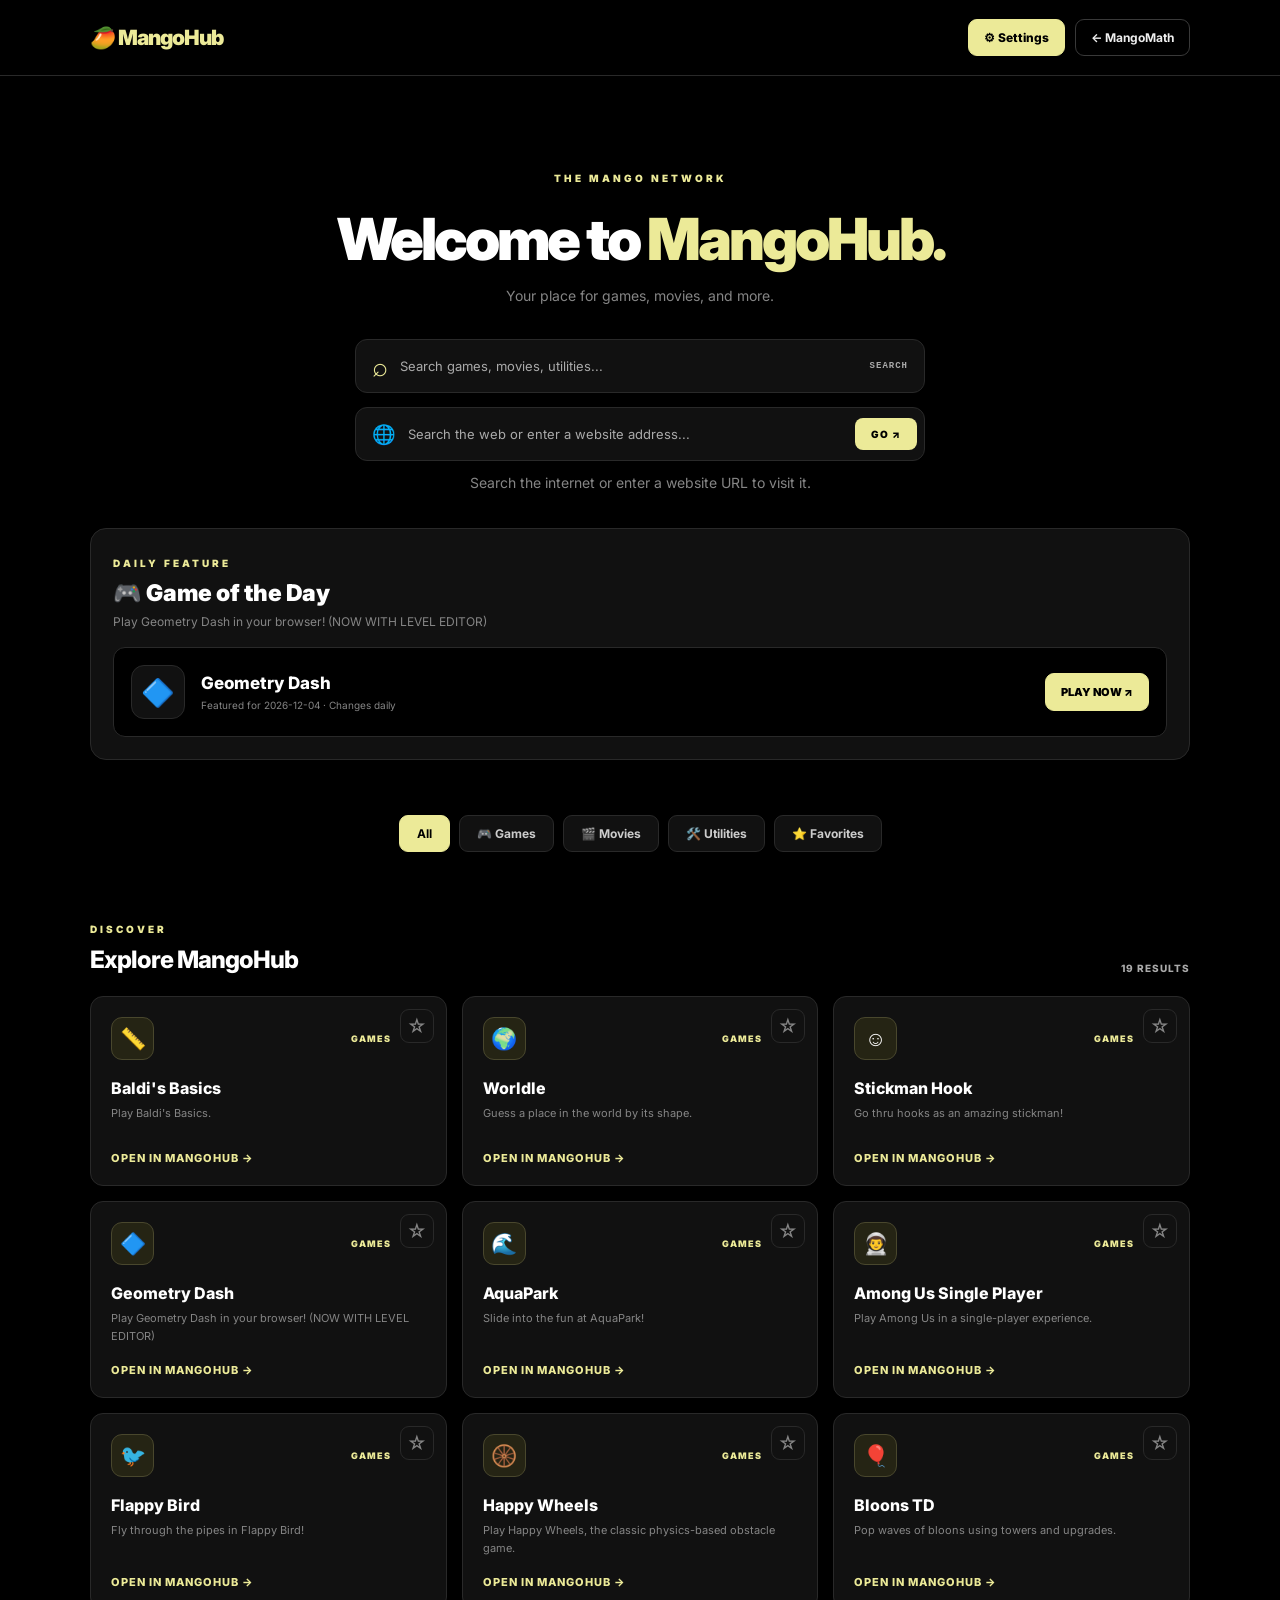
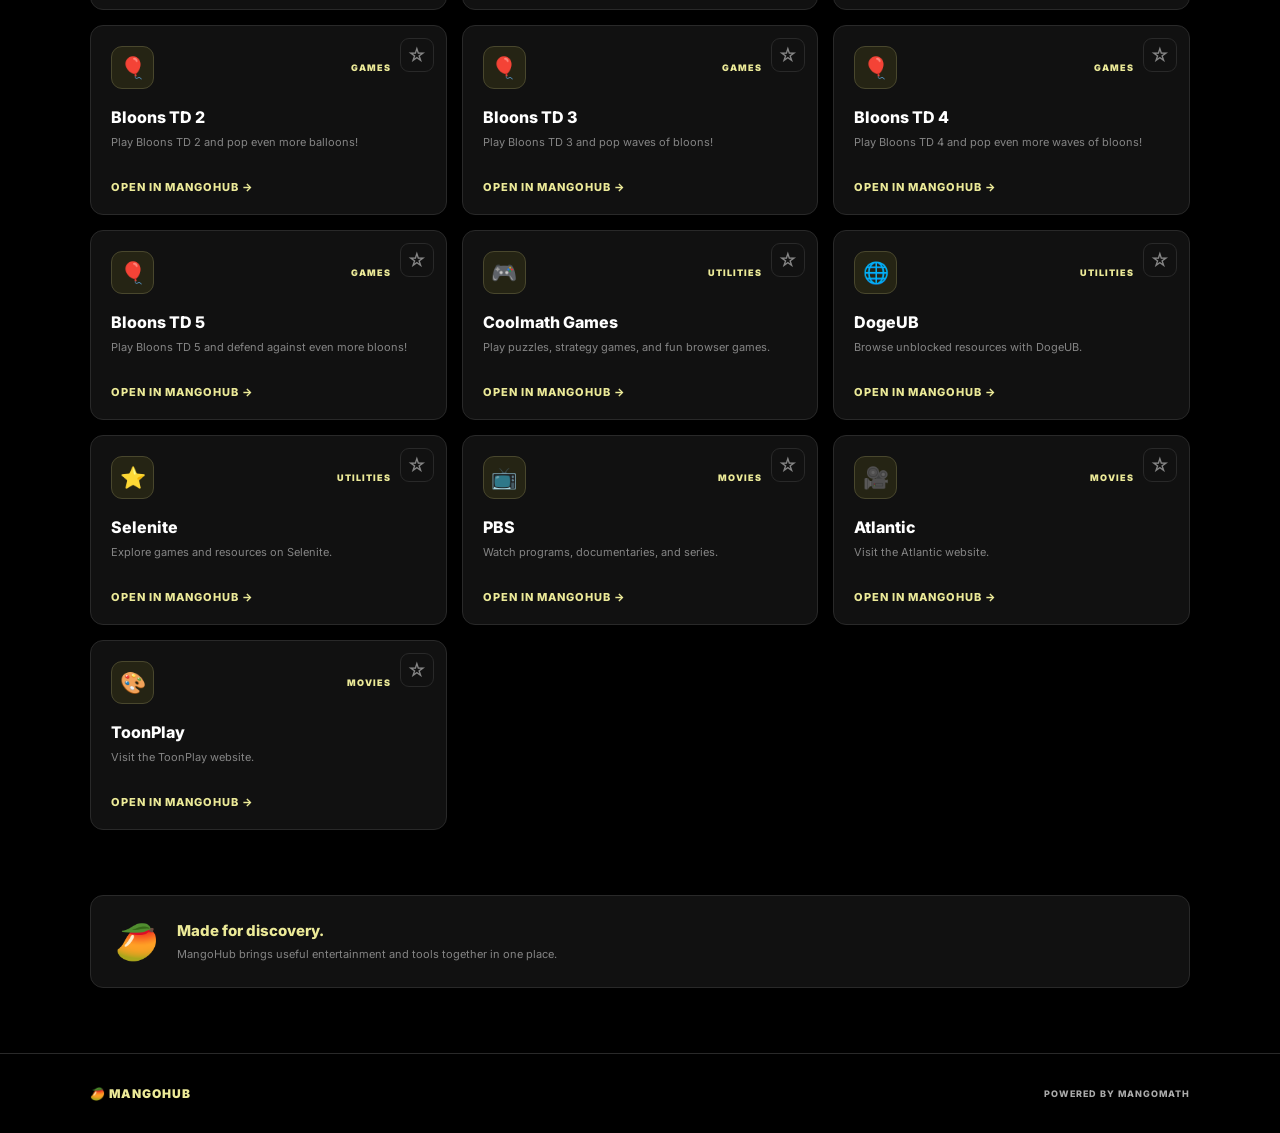
<file: mangohub.html>
<!DOCTYPE html>
<html lang="en">
<head>
  <meta charset="UTF-8">
  <meta name="viewport" content="width=device-width, initial-scale=1.0">
  <title>MangoHub</title>
  <link rel="icon" type="image/png" href="mangohub-favicon.png">
  <link rel="stylesheet" href="hub.css">
  <script src="hub.js" defer></script>
  <script src="hub-features.js" defer></script>
</head>
<body>

  <header class="hub-navbar">
    <a href="index.html" class="hub-logo">🥭 MangoHub</a>

    <div class="navbar-actions">
      <button id="settings-button" class="settings-button" type="button">
        ⚙ Settings
      </button>

      <a href="index.html" class="home-button">← MangoMath</a>
    </div>
  </header>

  <main class="hub-main">

    <!-- HOMEPAGE -->

    <section class="hub-hero" id="hub-hero">
      <span class="hub-eyebrow">THE MANGO NETWORK</span>
      <h1>Welcome to <span>MangoHub.</span></h1>
      <p>Your place for games, movies, and more.</p>

      <!-- LIBRARY SEARCH -->

      <div class="hub-search">
        <span>⌕</span>
        <input
          type="search"
          id="hub-search"
          placeholder="Search games, movies, utilities..."
          autocomplete="off"
        >
        <kbd>SEARCH</kbd>
      </div>

      <!-- NEW WEB SEARCH -->

      <form class="web-search" id="web-search-form">
        <span class="web-search-icon">🌐</span>

        <input
          type="text"
          id="web-search-input"
          placeholder="Search the web or enter a website address..."
          autocomplete="off"
          spellcheck="false"
          aria-label="Search the web or enter a website address"
        >

        <button type="submit">GO ↗</button>
      </form>

      <p class="web-search-hint">
        Search the internet or enter a website URL to visit it.
      </p>
    </section>


    <!-- GAME OF THE DAY -->
    <section class="game-of-day" id="game-of-day">
      <div class="game-of-day-copy">
        <span class="section-eyebrow">DAILY FEATURE</span>
        <h2>🎮 Game of the Day</h2>
        <p id="game-of-day-description">A new game to discover every day.</p>
      </div>
      <div class="game-of-day-feature">
        <div class="game-of-day-icon" id="game-of-day-icon">🎮</div>
        <div class="game-of-day-details">
          <h3 id="game-of-day-name">Loading today's game...</h3>
          <span id="game-of-day-date"></span>
        </div>
        <button type="button" id="game-of-day-play">PLAY NOW ↗</button>
      </div>
    </section>

    <!-- BUILT-IN PLAYER -->

    <section id="player-section" class="player-section" hidden>
      <div class="player-heading">
        <div>
          <span class="section-eyebrow">NOW PLAYING</span>
          <h2 id="player-title">Loading...</h2>
        </div>

        <button id="back-to-library" class="player-back-button" type="button">
          ← Back to Library
        </button>
      </div>

      <div class="player-toolbar">
        <span id="player-description">Loading content...</span>

        <div class="player-toolbar-actions">
          <button id="fullscreen-button" type="button">
            ⛶ Fullscreen
          </button>

          <a id="open-external" class="player-external-button"
             href="#" target="_blank" rel="noopener noreferrer">
            Open in New Tab ↗
          </a>
        </div>
      </div>

      <div class="player-frame-wrap">
        <iframe
          id="hub-player"
          title="MangoHub Player"
          allow="fullscreen; autoplay; gamepad"
          allowfullscreen
          referrerpolicy="strict-origin-when-cross-origin"
        ></iframe>
      </div>

      <p class="player-notice">
        Some websites prevent their content from being embedded.
        Use "Open in New Tab" if the player does not load.
      </p>
    </section>

    <!-- CATEGORIES -->

    <nav class="category-nav" id="category-nav" aria-label="Content categories">
      <button class="category-button active" data-category="all">All</button>
      <button class="category-button" data-category="games">🎮 Games</button>
      <button class="category-button" data-category="movies">🎬 Movies</button>
      <button class="category-button" data-category="utilities">🛠️ Utilities</button>
    </nav>

    <!-- LIBRARY -->

    <section class="hub-section" id="library-section">
      <div class="section-heading">
        <div>
          <span class="section-eyebrow">DISCOVER</span>
          <h2>Explore MangoHub</h2>
        </div>
        <span id="result-count">0 RESULTS</span>
      </div>

      <div id="hub-grid" class="hub-grid"></div>

      <div id="no-results" class="no-results" hidden>
        <span>🔎</span>
        <h3>Nothing found</h3>
        <p>Try another search or category.</p>
      </div>
    </section>

    <!-- INFORMATION -->

    <section class="hub-info" id="hub-info">
      <span>🥭</span>
      <div>
        <h3>Made for discovery.</h3>
        <p>MangoHub brings useful entertainment and tools together in one place.</p>
      </div>
    </section>

    <!-- SETTINGS PAGE -->

    <section class="settings-section" id="settings-section" hidden>

      <button
        class="settings-back-button"
        id="settings-back-button"
        type="button"
      >
        ← Back to MangoHub
      </button>

      <div class="settings-header">
        <span class="section-eyebrow">PERSONALIZATION</span>
        <h2>MangoHub Settings</h2>
        <p>Customize the look of MangoHub by choosing your favorite colors.</p>
      </div>

      <!-- ACCENT COLOR THEMES -->

      <div class="section-heading">
        <div>
          <span class="section-eyebrow">APPEARANCE</span>
          <h2>Color Themes</h2>
        </div>
      </div>

      <div class="theme-grid">

        <button class="theme-option" type="button" data-theme="normal" aria-pressed="false">
          <span class="theme-color" style="background:#ECEA98"></span>
          <strong>Normal</strong>
          <small>#ECEA98</small>
        </button>

        <button class="theme-option" type="button" data-theme="light" aria-pressed="false">
          <span class="theme-color" style="background:#FFFFFF"></span>
          <strong>Light</strong>
          <small>#FFFFFF</small>
        </button>

        <button class="theme-option" type="button" data-theme="deep-ocean" aria-pressed="false">
          <span class="theme-color" style="background:#004080"></span>
          <strong>Deep Ocean</strong>
          <small>#004080</small>
        </button>

        <button class="theme-option" type="button" data-theme="lime" aria-pressed="false">
          <span class="theme-color" style="background:#DAFACC"></span>
          <strong>Lime</strong>
          <small>#DAFACC</small>
        </button>

        <button class="theme-option" type="button" data-theme="light-blue" aria-pressed="false">
          <span class="theme-color" style="background:#4EAAFF"></span>
          <strong>Light Blue</strong>
          <small>#4EAAFF</small>
        </button>

        <button class="theme-option" type="button" data-theme="blood" aria-pressed="false">
          <span class="theme-color" style="background:#E10000"></span>
          <strong>Blood</strong>
          <small>#E10000</small>
        </button>

        <button class="theme-option" type="button" data-theme="ender" aria-pressed="false">
          <span class="theme-color" style="background:#8E75CF"></span>
          <strong>Ender</strong>
          <small>#8E75CF</small>
        </button>

        <button class="theme-option" type="button" data-theme="mango" aria-pressed="false">
          <span class="theme-color" style="background:#FFBF34"></span>
          <strong>Mango</strong>
          <small>#FFBF34</small>
        </button>

      </div>

      <!-- BACKGROUND COLOR THEMES -->

      <div class="section-heading background-theme-heading">
        <div>
          <span class="section-eyebrow">APPEARANCE</span>
          <h2>Background Color Themes</h2>
        </div>
      </div>

      <div class="theme-grid background-theme-grid">

        <button class="theme-option background-theme-option" type="button" data-background-theme="normal" aria-pressed="false">
          <span class="theme-color" style="background:#000000"></span>
          <strong>Normal</strong>
          <small>#000000</small>
        </button>

        <button class="theme-option background-theme-option" type="button" data-background-theme="light" aria-pressed="false">
          <span class="theme-color" style="background:#bbbbbb"></span>
          <strong>Light</strong>
          <small>#bbbbbb</small>
        </button>

        <button class="theme-option background-theme-option" type="button" data-background-theme="dark-green" aria-pressed="false">
          <span class="theme-color" style="background:#3b6e25"></span>
          <strong>Dark Green</strong>
          <small>#3b6e25</small>
        </button>

        <button class="theme-option background-theme-option" type="button" data-background-theme="deeper-ocean" aria-pressed="false">
          <span class="theme-color" style="background:#00254b"></span>
          <strong>Deeper Ocean</strong>
          <small>#00254b</small>
        </button>

        <button class="theme-option background-theme-option" type="button" data-background-theme="mid-blue" aria-pressed="false">
          <span class="theme-color" style="background:#478dcd"></span>
          <strong>Mid Blue</strong>
          <small>#478dcd</small>
        </button>

        <button class="theme-option background-theme-option" type="button" data-background-theme="dried-blood" aria-pressed="false">
          <span class="theme-color" style="background:#990202"></span>
          <strong>Dried Blood</strong>
          <small>#990202</small>
        </button>

        <button class="theme-option background-theme-option" type="button" data-background-theme="end" aria-pressed="false">
          <span class="theme-color" style="background:#7863af"></span>
          <strong>End</strong>
          <small>#7863af</small>
        </button>

        <button class="theme-option background-theme-option" type="button" data-background-theme="rotten-mango" aria-pressed="false">
          <span class="theme-color" style="background:#bd8c22"></span>
          <strong>Rotten Mango</strong>
          <small>#bd8c22</small>
        </button>

      </div>


      <!-- CUSTOM THEME CREATOR -->
      <div class="custom-theme-builder" id="custom-theme-builder">
        <div class="section-heading custom-theme-heading">
          <div>
            <span class="section-eyebrow">MAKE IT YOURS</span>
            <h2>🎨 Custom Theme Creator</h2>
          </div>
        </div>
        <p class="custom-theme-intro">
          Create, save, and switch between your own MangoHub color combinations.
        </p>

        <div class="custom-theme-controls">
          <label class="custom-theme-name-field">
            <span>Theme name</span>
            <input id="custom-theme-name" type="text" maxlength="24"
                   placeholder="My custom theme" autocomplete="off">
          </label>

          <label class="custom-color-field">
            <span>Accent color</span>
            <span class="custom-color-input-wrap">
              <input id="custom-accent-color" type="color" value="#ECEA98">
              <code id="custom-accent-value">#ECEA98</code>
            </span>
          </label>

          <label class="custom-color-field">
            <span>Background color</span>
            <span class="custom-color-input-wrap">
              <input id="custom-background-color" type="color" value="#000000">
              <code id="custom-background-value">#000000</code>
            </span>
          </label>
        </div>

        <div class="custom-theme-actions">
          <button type="button" id="preview-custom-theme">Preview Theme</button>
          <button type="button" id="save-custom-theme">＋ Save Theme</button>
        </div>

        <p class="custom-theme-status" id="custom-theme-status" aria-live="polite">
          Your saved themes stay on this device and browser.
        </p>

        <div class="saved-custom-themes">
          <h3>Your Saved Themes</h3>
          <div id="custom-theme-list" class="custom-theme-list">
            <p class="custom-theme-empty">No custom themes saved yet.</p>
          </div>
        </div>
      </div>

    </section>

  </main>

  <footer class="hub-footer">
    <p>🥭 MANGOHUB</p>
    <span>POWERED BY MANGOMATH</span>
  </footer>

</body>
</html>
</file>
<file: hub.css>
@import url('https://fonts.googleapis.com/css2?family=Inter:wght@400;500;600;700;800;900&display=swap');

:root {
  --hub-bg: #000000;
  --hub-accent: #ECEA98;
  --hub-card: #111111;
  --hub-card-hover: #191919;
  --hub-muted: #858585;
  --hub-border: #292929;
}

* {
  box-sizing: border-box;
  margin: 0;
  padding: 0;
}

body {
  background: var(--hub-bg);
  color: #ffffff;
  font-family: 'Inter', sans-serif;
  min-height: 100vh;
  transition: background-color .25s ease;
}

button, input {
  font: inherit;
}

a {
  color: inherit;
  text-decoration: none;
}

/* NAVBAR */

.hub-navbar {
  min-height: 76px;
  padding: 0 7%;
  display: flex;
  align-items: center;
  justify-content: space-between;
  border-bottom: 1px solid var(--hub-border);
  background: var(--hub-bg);
}

.hub-logo {
  color: var(--hub-accent);
  font-size: 21px;
  font-weight: 900;
  letter-spacing: -1px;
}

.navbar-actions {
  display: flex;
  align-items: center;
  gap: 10px;
}

.home-button {
  padding: 10px 15px;
  border: 1px solid #393939;
  border-radius: 9px;
  color: #eeeeee;
  font-size: 12px;
  font-weight: 700;
  transition: .2s;
}

.home-button:hover {
  border-color: var(--hub-accent);
  color: var(--hub-accent);
}

.settings-button {
  padding: 10px 15px;
  background: var(--hub-accent);
  color: #000000;
  border: 1px solid var(--hub-accent);
  border-radius: 9px;
  font-size: 12px;
  font-weight: 800;
  cursor: pointer;
  transition: .2s ease;
}

.settings-button:hover {
  filter: brightness(1.12);
  transform: translateY(-2px);
}

/* MAIN */

.hub-main {
  width: min(1100px, 88%);
  margin: 0 auto;
}

.hub-hero {
  text-align: center;
  padding: 90px 0 55px;
}

.hub-eyebrow,
.section-eyebrow {
  color: var(--hub-accent);
  font-size: 10px;
  font-weight: 900;
  letter-spacing: 3px;
}

.hub-hero h1 {
  margin-top: 18px;
  font-size: clamp(34px, 6vw, 58px);
  font-weight: 900;
  letter-spacing: -3px;
}

.hub-hero h1 span {
  color: var(--hub-accent);
}

.hub-hero > p {
  margin-top: 13px;
  color: var(--hub-muted);
  font-size: 14px;
}

/* SEARCH */

.hub-search {
  width: min(570px, 100%);
  height: 54px;
  margin: 35px auto 0;
  padding: 0 16px;
  display: flex;
  align-items: center;
  gap: 12px;
  background: var(--hub-card);
  border: 1px solid var(--hub-border);
  border-radius: 12px;
  transition: .2s;
}

.hub-search:focus-within {
  border-color: var(--hub-accent);
  box-shadow: 0 0 20px #ffffff18;
}

.hub-search > span {
  color: var(--hub-accent);
  font-size: 27px;
}

.hub-search input {
  flex: 1;
  min-width: 0;
  height: 100%;
  background: transparent;
  border: none;
  outline: none;
  color: white;
  font-size: 13px;
}

.hub-search input::placeholder {
  color: #aaaaaa;
}

.hub-search kbd {
  color: #aaaaaa;
  font-size: 9px;
  font-weight: 800;
  letter-spacing: 1px;
}

/* CATEGORIES */

.category-nav {
  display: flex;
  justify-content: center;
  flex-wrap: wrap;
  gap: 9px;
  margin-bottom: 65px;
}

.category-button {
  padding: 10px 17px;
  background: var(--hub-card);
  color: #cccccc;
  border: 1px solid var(--hub-border);
  border-radius: 9px;
  cursor: pointer;
  font-size: 12px;
  font-weight: 700;
  transition: .2s;
}

.category-button:hover {
  color: var(--hub-accent);
  border-color: var(--hub-accent);
}

.category-button.active {
  color: #000000;
  background: var(--hub-accent);
  border-color: var(--hub-accent);
}

/* SECTION */

.section-heading {
  display: flex;
  justify-content: space-between;
  align-items: end;
  margin-bottom: 22px;
}

.section-heading h2 {
  margin-top: 8px;
  font-size: 24px;
  font-weight: 800;
  letter-spacing: -1px;
}

#result-count {
  color: #aaaaaa;
  font-size: 10px;
  font-weight: 800;
  letter-spacing: 1px;
}

/* CARDS */

.hub-grid {
  display: grid;
  grid-template-columns: repeat(3, minmax(0, 1fr));
  gap: 15px;
}

.hub-card {
  width: 100%;
  min-height: 190px;
  padding: 20px;
  display: flex;
  flex-direction: column;
  background: var(--hub-card);
  border: 1px solid var(--hub-border);
  border-radius: 13px;
  transition: .2s ease;
  text-align: left;
  font-family: inherit;
  color: inherit;
  cursor: pointer;
}

.hub-card:hover {
  background: var(--hub-card-hover);
  border-color: var(--hub-accent);
  transform: translateY(-3px);
  box-shadow: 0 10px 30px #ffffff10;
}

.hub-card-top {
  display: flex;
  align-items: center;
  justify-content: space-between;
}

.hub-card-icon {
  width: 43px;
  height: 43px;
  display: grid;
  place-items: center;
  background: #252414;
  border: 1px solid #49472d;
  border-radius: 11px;
  font-size: 21px;
}

.hub-card-category {
  color: var(--hub-accent);
  font-size: 9px;
  font-weight: 900;
  letter-spacing: 1px;
  text-transform: uppercase;
}

.hub-card h3 {
  margin-top: 18px;
  font-size: 16px;
  font-weight: 800;
}

.hub-card p {
  margin-top: 7px;
  color: var(--hub-muted);
  font-size: 11px;
  line-height: 1.6;
}

.hub-card-link {
  display: inline-block;
  margin-top: auto;
  padding-top: 18px;
  color: var(--hub-accent);
  font-size: 11px;
  font-weight: 800;
  letter-spacing: 1px;
}

/* EMPTY STATE */

.no-results {
  padding: 65px 20px;
  text-align: center;
}

.no-results > span {
  font-size: 35px;
}

.no-results h3 {
  margin-top: 15px;
  font-size: 19px;
}

.no-results p {
  margin-top: 8px;
  color: var(--hub-muted);
  font-size: 12px;
}

/* INFO */

.hub-info {
  display: flex;
  align-items: center;
  gap: 18px;
  margin: 65px 0;
  padding: 24px;
  background: var(--hub-card);
  border: 1px solid var(--hub-border);
  border-radius: 13px;
}

.hub-info > span {
  font-size: 35px;
}

.hub-info h3 {
  color: var(--hub-accent);
  font-size: 15px;
  font-weight: 800;
}

.hub-info p {
  margin-top: 6px;
  color: var(--hub-muted);
  font-size: 11px;
  line-height: 1.6;
}

/* FOOTER */

.hub-footer {
  min-height: 80px;
  padding: 20px 7%;
  display: flex;
  align-items: center;
  justify-content: space-between;
  border-top: 1px solid var(--hub-border);
}

.hub-footer p {
  color: var(--hub-accent);
  font-size: 12px;
  font-weight: 900;
  letter-spacing: 1px;
}

.hub-footer span {
  color: #aaaaaa;
  font-size: 9px;
  font-weight: 800;
  letter-spacing: 1px;
}

/* MOBILE */

@media (max-width: 750px) {
  .hub-grid {
    grid-template-columns: repeat(2, minmax(0, 1fr));
  }

  .hub-hero {
    padding-top: 65px;
  }
}

@media (max-width: 480px) {
  .hub-navbar {
    padding: 0 5%;
  }

  .hub-main {
    width: 90%;
  }

  .hub-grid {
    grid-template-columns: 1fr;
  }

  .hub-hero h1 {
    letter-spacing: -2px;
  }

  .hub-search kbd {
    display: none;
  }

  .hub-footer {
    gap: 10px;
  }

  .navbar-actions {
    gap: 6px;
  }

  .settings-button,
  .home-button {
    padding: 9px 10px;
    font-size: 10px;
  }
}

/* =========================================
   MANGOHUB - BUILT-IN PLAYER
========================================= */

.player-section {
  margin: 35px 0;
  padding: 22px;
  border: 1px solid var(--hub-border);
  border-radius: 18px;
  background: var(--hub-card);
}

.player-section[hidden] {
  display: none !important;
}

.player-heading,
.player-toolbar {
  display: flex;
  align-items: center;
  justify-content: space-between;
  gap: 15px;
  flex-wrap: wrap;
}

.player-heading h2 {
  color: var(--hub-accent);
  font-size: 25px;
  margin: 7px 0 15px;
}

.player-back-button,
.player-external-button,
#fullscreen-button {
  display: inline-flex;
  align-items: center;
  justify-content: center;
  border: 1px solid var(--hub-accent);
  border-radius: 9px;
  padding: 10px 14px;
  background: transparent;
  color: var(--hub-accent);
  font-family: inherit;
  font-size: 12px;
  font-weight: 800;
  text-decoration: none;
  cursor: pointer;
  transition: .2s ease;
}

.player-back-button:hover,
.player-external-button:hover {
  background: var(--hub-accent);
  color: #000;
}

#fullscreen-button {
  background: var(--hub-accent);
  color: #000000;
  border-color: var(--hub-accent);
}

#fullscreen-button:hover {
  filter: brightness(1.1);
  transform: translateY(-2px);
}

#fullscreen-button:active {
  transform: scale(.96);
}

.player-toolbar-actions {
  display: flex;
  align-items: center;
  flex-wrap: wrap;
  gap: 9px;
}

.player-toolbar {
  margin: 10px 0 15px;
  color: var(--hub-muted);
  font-size: 12px;
}

.player-frame-wrap {
  position: relative;
  width: 100%;
  height: min(72vh, 720px);
  min-height: 350px;
  overflow: hidden;
  border: 1px solid var(--hub-border);
  border-radius: 12px;
  background: #000;
}

#hub-player {
  display: block;
  width: 100%;
  height: 100%;
  border: 0;
  background: #000;
}

#hub-player:fullscreen {
  width: 100vw;
  height: 100vh;
  border: none;
  border-radius: 0;
  background: #000;
}

.player-notice {
  margin: 13px 0 0;
  color: var(--hub-muted);
  font-size: 12px;
  line-height: 1.6;
}

@media (max-width: 600px) {
  .player-section {
    padding: 14px;
  }

  .player-heading h2 {
    font-size: 21px;
  }

  .player-frame-wrap {
    height: 65vh;
    min-height: 300px;
  }

  .player-toolbar {
    align-items: flex-start;
  }

  .player-toolbar-actions {
    width: 100%;
  }
}

/* =========================================
   MANGOHUB - ACCENT COLOR THEMES
========================================= */

body[data-theme="normal"] {
  --hub-accent: #ECEA98;
}

body[data-theme="light"] {
  --hub-accent: #FFFFFF;
}

body[data-theme="deep-ocean"] {
  --hub-accent: #004080;
}

body[data-theme="lime"] {
  --hub-accent: #DAFACC;
}

body[data-theme="light-blue"] {
  --hub-accent: #4EAAFF;
}

body[data-theme="blood"] {
  --hub-accent: #E10000;
}

body[data-theme="ender"] {
  --hub-accent: #8E75CF;
}

body[data-theme="mango"] {
  --hub-accent: #FFBF34;
}

/* =========================================
   MANGOHUB - BACKGROUND THEMES
========================================= */

body[data-background-theme="normal"] {
  --hub-bg: #000000;
}

body[data-background-theme="light"] {
  --hub-bg: #bbbbbb;
}

body[data-background-theme="dark-green"] {
  --hub-bg: #3b6e25;
}

body[data-background-theme="deeper-ocean"] {
  --hub-bg: #00254b;
}

body[data-background-theme="mid-blue"] {
  --hub-bg: #478dcd;
}

body[data-background-theme="dried-blood"] {
  --hub-bg: #990202;
}

body[data-background-theme="end"] {
  --hub-bg: #7863af;
}

body[data-background-theme="rotten-mango"] {
  --hub-bg: #bd8c22;
}

/* =========================================
   MANGOHUB - SETTINGS PAGE
========================================= */

.settings-section {
  padding: 55px 0 80px;
}

.settings-section[hidden] {
  display: none !important;
}

.settings-header {
  margin-bottom: 35px;
}

.settings-header h2 {
  margin-top: 10px;
  font-size: 32px;
  font-weight: 900;
  letter-spacing: -1px;
}

.settings-header p {
  margin-top: 10px;
  color: var(--hub-muted);
  font-size: 13px;
}

.settings-back-button {
  margin-bottom: 25px;
  padding: 10px 15px;
  background: var(--hub-card);
  color: var(--hub-accent);
  border: 1px solid var(--hub-border);
  border-radius: 9px;
  font-size: 12px;
  font-weight: 800;
  cursor: pointer;
  transition: .2s;
}

.settings-back-button:hover {
  border-color: var(--hub-accent);
}

/* THEME GRID */

.theme-grid {
  display: grid;
  grid-template-columns: repeat(4, minmax(0, 1fr));
  gap: 15px;
}

.theme-option {
  min-height: 125px;
  padding: 17px;
  display: flex;
  flex-direction: column;
  align-items: flex-start;
  gap: 13px;
  background: var(--hub-card);
  border: 1px solid var(--hub-border);
  border-radius: 13px;
  color: white;
  font-family: inherit;
  text-align: left;
  cursor: pointer;
  transition: .2s ease;
}

.theme-option:hover {
  background: var(--hub-card-hover);
  border-color: var(--hub-accent);
  transform: translateY(-3px);
}

.theme-option.active {
  border: 2px solid var(--hub-accent);
  box-shadow: 0 0 18px #ffffff12;
}

.theme-color {
  width: 34px;
  height: 34px;
  display: block;
  flex-shrink: 0;
  border-radius: 10px;
  border: 1px solid #ffffff55;
}

.theme-option strong {
  font-size: 13px;
  font-weight: 800;
}

.theme-option small {
  color: var(--hub-muted);
  font-size: 10px;
}

/* BACKGROUND THEME SECTION */

.background-theme-heading {
  margin-top: 45px;
}

.background-theme-grid {
  margin-bottom: 25px;
}

/* RESPONSIVE SETTINGS */

@media (max-width: 750px) {
  .theme-grid {
    grid-template-columns: repeat(2, minmax(0, 1fr));
  }

  .settings-section {
    padding-top: 35px;
  }
}

@media (max-width: 480px) {
  .settings-header h2 {
    font-size: 27px;
  }
}

/* =========================================
   MANGOHUB - SECOND WEB SEARCH BAR
========================================= */

.web-search {
  width: min(570px, 100%);
  height: 54px;
  margin: 14px auto 0;
  padding: 0 7px 0 16px;
  display: flex;
  align-items: center;
  gap: 12px;
  background: var(--hub-card);
  border: 1px solid var(--hub-border);
  border-radius: 12px;
  transition: .2s ease;
}

.web-search:focus-within {
  border-color: var(--hub-accent);
  box-shadow: 0 0 20px #ffffff18;
}

.web-search-icon {
  flex-shrink: 0;
  font-size: 19px;
}

.web-search input {
  flex: 1;
  min-width: 0;
  height: 100%;
  background: transparent;
  border: none;
  outline: none;
  color: #ffffff;
  font-size: 13px;
}

.web-search input::placeholder {
  color: #aaaaaa;
}

.web-search button {
  flex-shrink: 0;
  padding: 10px 16px;
  background: var(--hub-accent);
  color: #000000;
  border: none;
  border-radius: 8px;
  font-size: 10px;
  font-weight: 900;
  letter-spacing: 1px;
  cursor: pointer;
  transition: .2s ease;
}

.web-search button:hover {
  filter: brightness(1.12);
  transform: translateY(-1px);
}

.web-search button:active {
  transform: scale(.96);
}

.web-search-hint {
  margin: 11px auto 0;
  color: var(--hub-muted);
  font-size: 10px;
  text-align: center;
}

@media (max-width: 480px) {
  .web-search {
    height: 50px;
    padding-left: 12px;
    gap: 8px;
  }

  .web-search input {
    font-size: 11px;
  }

  .web-search button {
    padding: 9px 12px;
  }
}

/* =========================================
   FIX: HIDE IFRAME WHEN SEARCHING
========================================= */

#hub-player[hidden] {
  display: none !important;
}

/* =========================================
   MANGOHUB - GLOBAL SCROLL FIX
========================================= */

html {
  min-height: 100%;
  height: auto;
  overflow-x: hidden;
  overflow-y: auto !important;
  scroll-behavior: smooth;
}

body {
  min-height: 100vh;
  height: auto !important;
  overflow-x: hidden;
  overflow-y: auto !important;
}

.hub-main,
.player-section,
.settings-section {
  max-height: none;
}

/* Keep the iframe clipped, but don't clip the page */
.player-frame-wrap {
  overflow: hidden;
}

/* Keep hidden elements hidden */
[hidden] {
  display: none !important;
}


/* =========================================
   MANGOHUB - GAME OF THE DAY
========================================= */

.game-of-day {
  margin: -18px 0 55px;
  padding: 22px;
  background: var(--hub-card);
  border: 1px solid var(--hub-border);
  border-radius: 16px;
}

.game-of-day-copy h2 {
  margin-top: 8px;
  font-size: 23px;
  font-weight: 900;
}

.game-of-day-copy p {
  margin-top: 7px;
  color: var(--hub-muted);
  font-size: 12px;
}

.game-of-day-feature {
  display: flex;
  align-items: center;
  gap: 16px;
  margin-top: 18px;
  padding: 17px;
  background: var(--hub-bg);
  border: 1px solid var(--hub-border);
  border-radius: 12px;
}

.game-of-day-icon {
  width: 54px;
  height: 54px;
  flex-shrink: 0;
  display: grid;
  place-items: center;
  background: var(--hub-card);
  border: 1px solid var(--hub-border);
  border-radius: 13px;
  font-size: 27px;
}

.game-of-day-details {
  flex: 1;
  min-width: 0;
}

.game-of-day-details h3 {
  font-size: 17px;
  font-weight: 800;
}

.game-of-day-details span {
  display: block;
  margin-top: 6px;
  color: var(--hub-muted);
  font-size: 10px;
}

#game-of-day-play,
#preview-custom-theme,
#save-custom-theme {
  padding: 11px 15px;
  color: #000;
  background: var(--hub-accent);
  border: 1px solid var(--hub-accent);
  border-radius: 9px;
  font-size: 11px;
  font-weight: 900;
  cursor: pointer;
  transition: .2s ease;
}

#game-of-day-play:hover,
#preview-custom-theme:hover,
#save-custom-theme:hover {
  filter: brightness(1.1);
  transform: translateY(-2px);
}

@media (max-width: 560px) {
  .game-of-day {
    padding: 16px;
  }

  .game-of-day-feature {
    align-items: flex-start;
    flex-wrap: wrap;
  }

  .game-of-day-details {
    padding-top: 4px;
  }

  #game-of-day-play {
    width: 100%;
  }
}

/* =========================================
   MANGOHUB - CUSTOM THEME CREATOR
========================================= */

.custom-theme-builder {
  margin-top: 55px;
  padding: 24px;
  background: var(--hub-card);
  border: 1px solid var(--hub-border);
  border-radius: 15px;
}

.custom-theme-heading {
  margin-bottom: 10px;
}

.custom-theme-intro {
  margin-bottom: 22px;
  color: var(--hub-muted);
  font-size: 12px;
  line-height: 1.6;
}

.custom-theme-controls {
  display: grid;
  grid-template-columns: repeat(3, minmax(0, 1fr));
  gap: 15px;
}

.custom-theme-name-field,
.custom-color-field {
  display: flex;
  flex-direction: column;
  gap: 9px;
  color: #fff;
  font-size: 11px;
  font-weight: 800;
}

.custom-theme-name-field input {
  width: 100%;
  min-height: 43px;
  padding: 0 12px;
  color: #fff;
  background: var(--hub-bg);
  border: 1px solid var(--hub-border);
  border-radius: 9px;
  outline: none;
}

.custom-theme-name-field input:focus {
  border-color: var(--hub-accent);
}

.custom-color-input-wrap {
  min-height: 43px;
  display: flex;
  align-items: center;
  gap: 10px;
  padding: 5px 10px;
  background: var(--hub-bg);
  border: 1px solid var(--hub-border);
  border-radius: 9px;
}

.custom-color-input-wrap input[type="color"] {
  width: 32px;
  height: 30px;
  padding: 0;
  background: transparent;
  border: 0;
  cursor: pointer;
}

.custom-color-input-wrap code {
  color: var(--hub-muted);
  font-size: 11px;
}

.custom-theme-actions {
  display: flex;
  flex-wrap: wrap;
  gap: 10px;
  margin-top: 18px;
}

#preview-custom-theme {
  color: var(--hub-accent);
  background: transparent;
}

.custom-theme-status {
  min-height: 18px;
  margin-top: 13px;
  color: var(--hub-muted);
  font-size: 11px;
}

.saved-custom-themes {
  margin-top: 28px;
}

.saved-custom-themes h3 {
  margin-bottom: 13px;
  font-size: 15px;
  font-weight: 800;
}

.custom-theme-list {
  display: grid;
  grid-template-columns: repeat(auto-fill, minmax(210px, 1fr));
  gap: 12px;
}

.custom-theme-card {
  min-width: 0;
  padding: 14px;
  background: var(--hub-bg);
  border: 1px solid var(--hub-border);
  border-radius: 11px;
}

.custom-theme-card.is-active {
  border-color: var(--hub-accent);
}

.custom-theme-card-top {
  display: flex;
  align-items: center;
  gap: 9px;
}

.custom-theme-swatches {
  display: flex;
  gap: 5px;
}

.custom-theme-swatch {
  width: 17px;
  height: 17px;
  border: 1px solid #ffffff55;
  border-radius: 5px;
}

.custom-theme-card strong {
  overflow: hidden;
  color: #fff;
  font-size: 12px;
  text-overflow: ellipsis;
  white-space: nowrap;
}

.custom-theme-card-actions {
  display: flex;
  gap: 7px;
  margin-top: 13px;
}

.custom-theme-card-actions button {
  flex: 1;
  padding: 8px 9px;
  color: var(--hub-accent);
  background: var(--hub-card);
  border: 1px solid var(--hub-border);
  border-radius: 7px;
  font-size: 10px;
  font-weight: 800;
  cursor: pointer;
}

.custom-theme-card-actions button:hover {
  border-color: var(--hub-accent);
}

.custom-theme-card-actions .delete-custom-theme {
  color: #ff7777;
}

.custom-theme-empty {
  color: var(--hub-muted);
  font-size: 11px;
}

@media (max-width: 750px) {
  .custom-theme-controls {
    grid-template-columns: 1fr;
  }
}

@media (max-width: 480px) {
  .custom-theme-builder {
    padding: 17px;
  }
}
</file>
